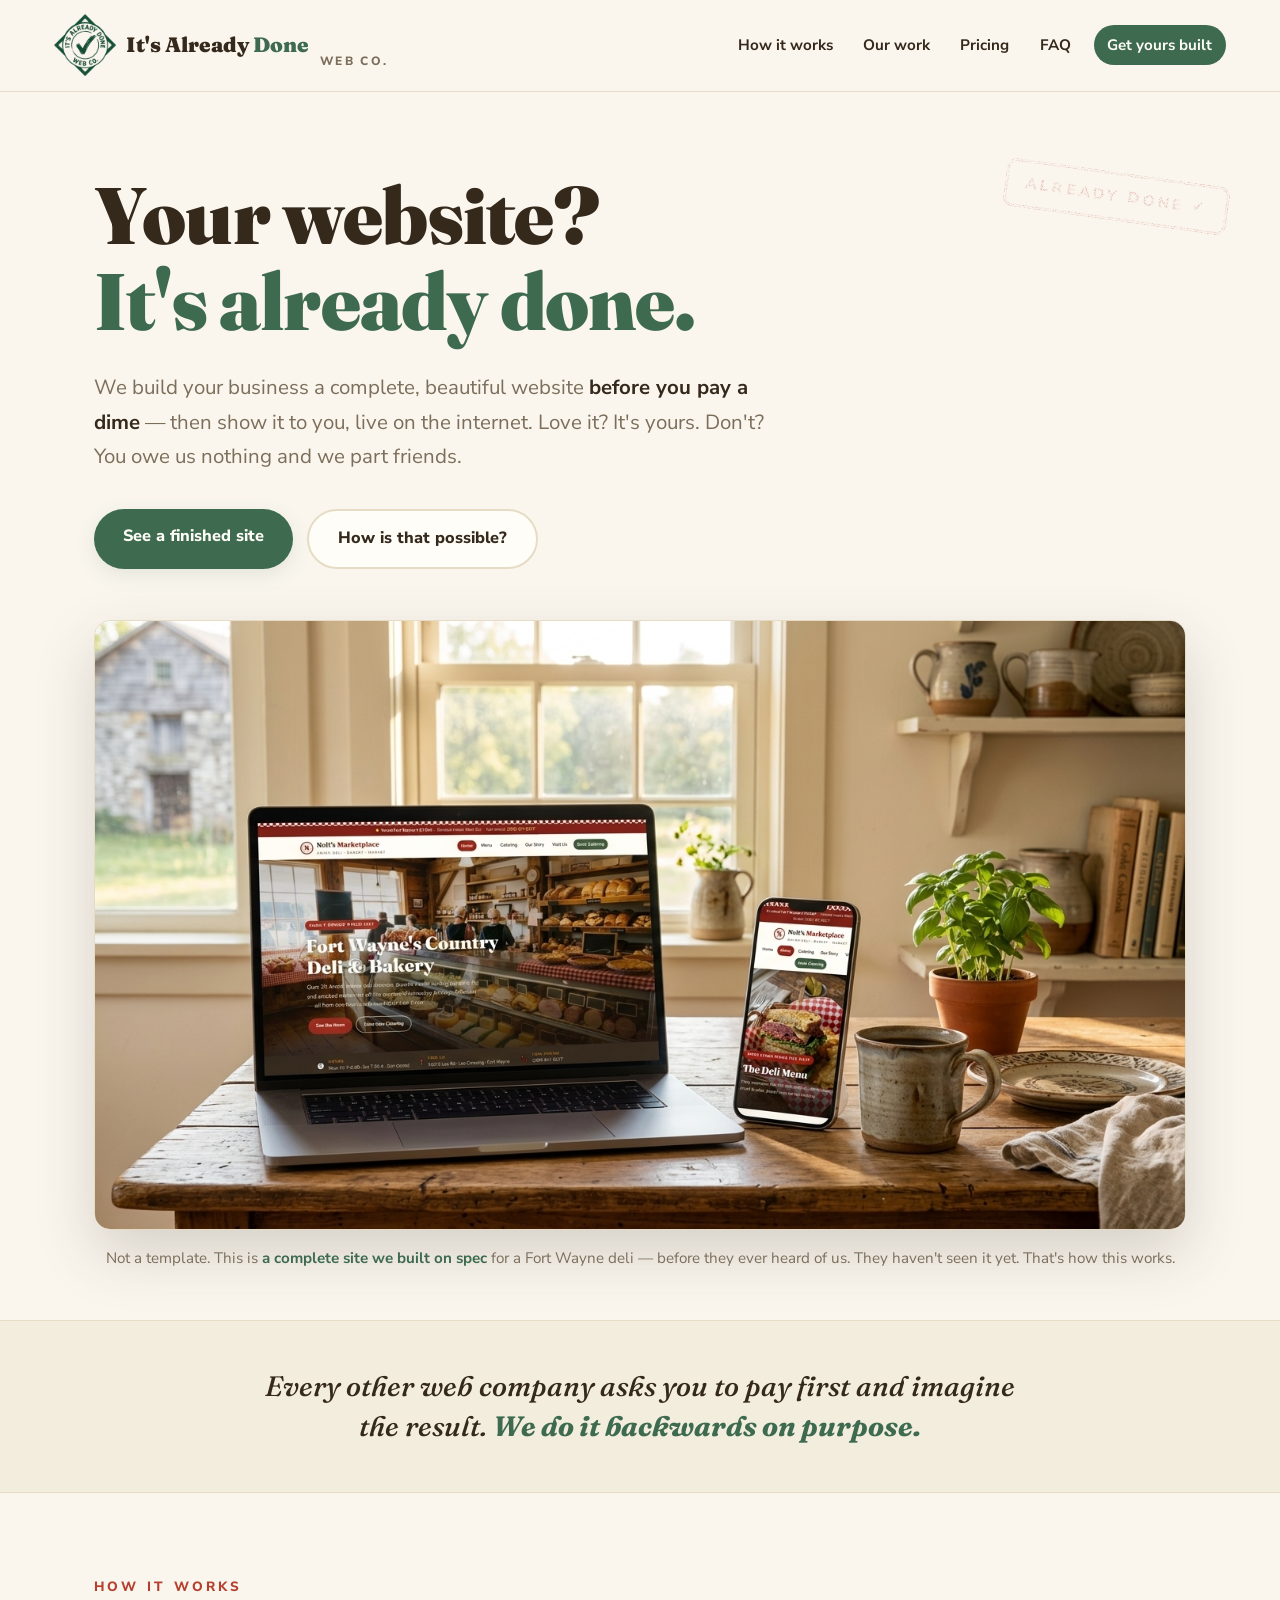
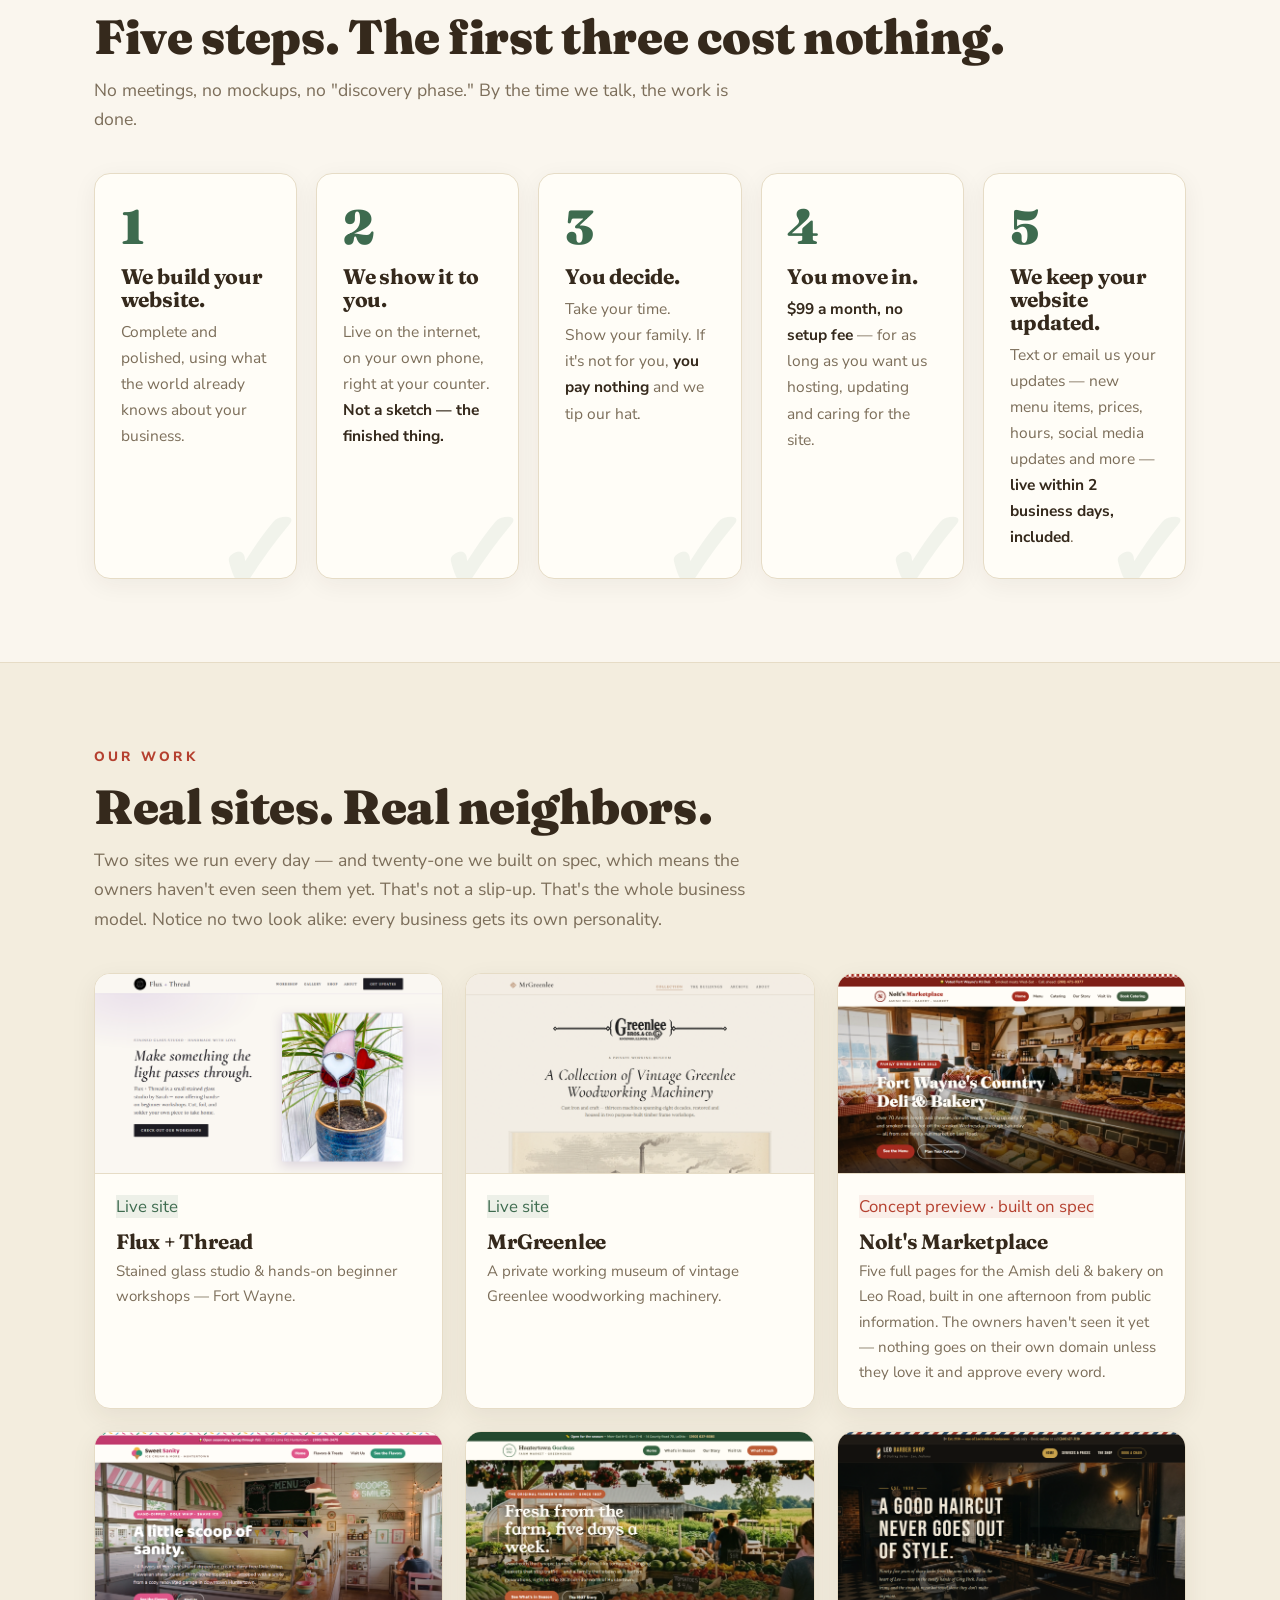
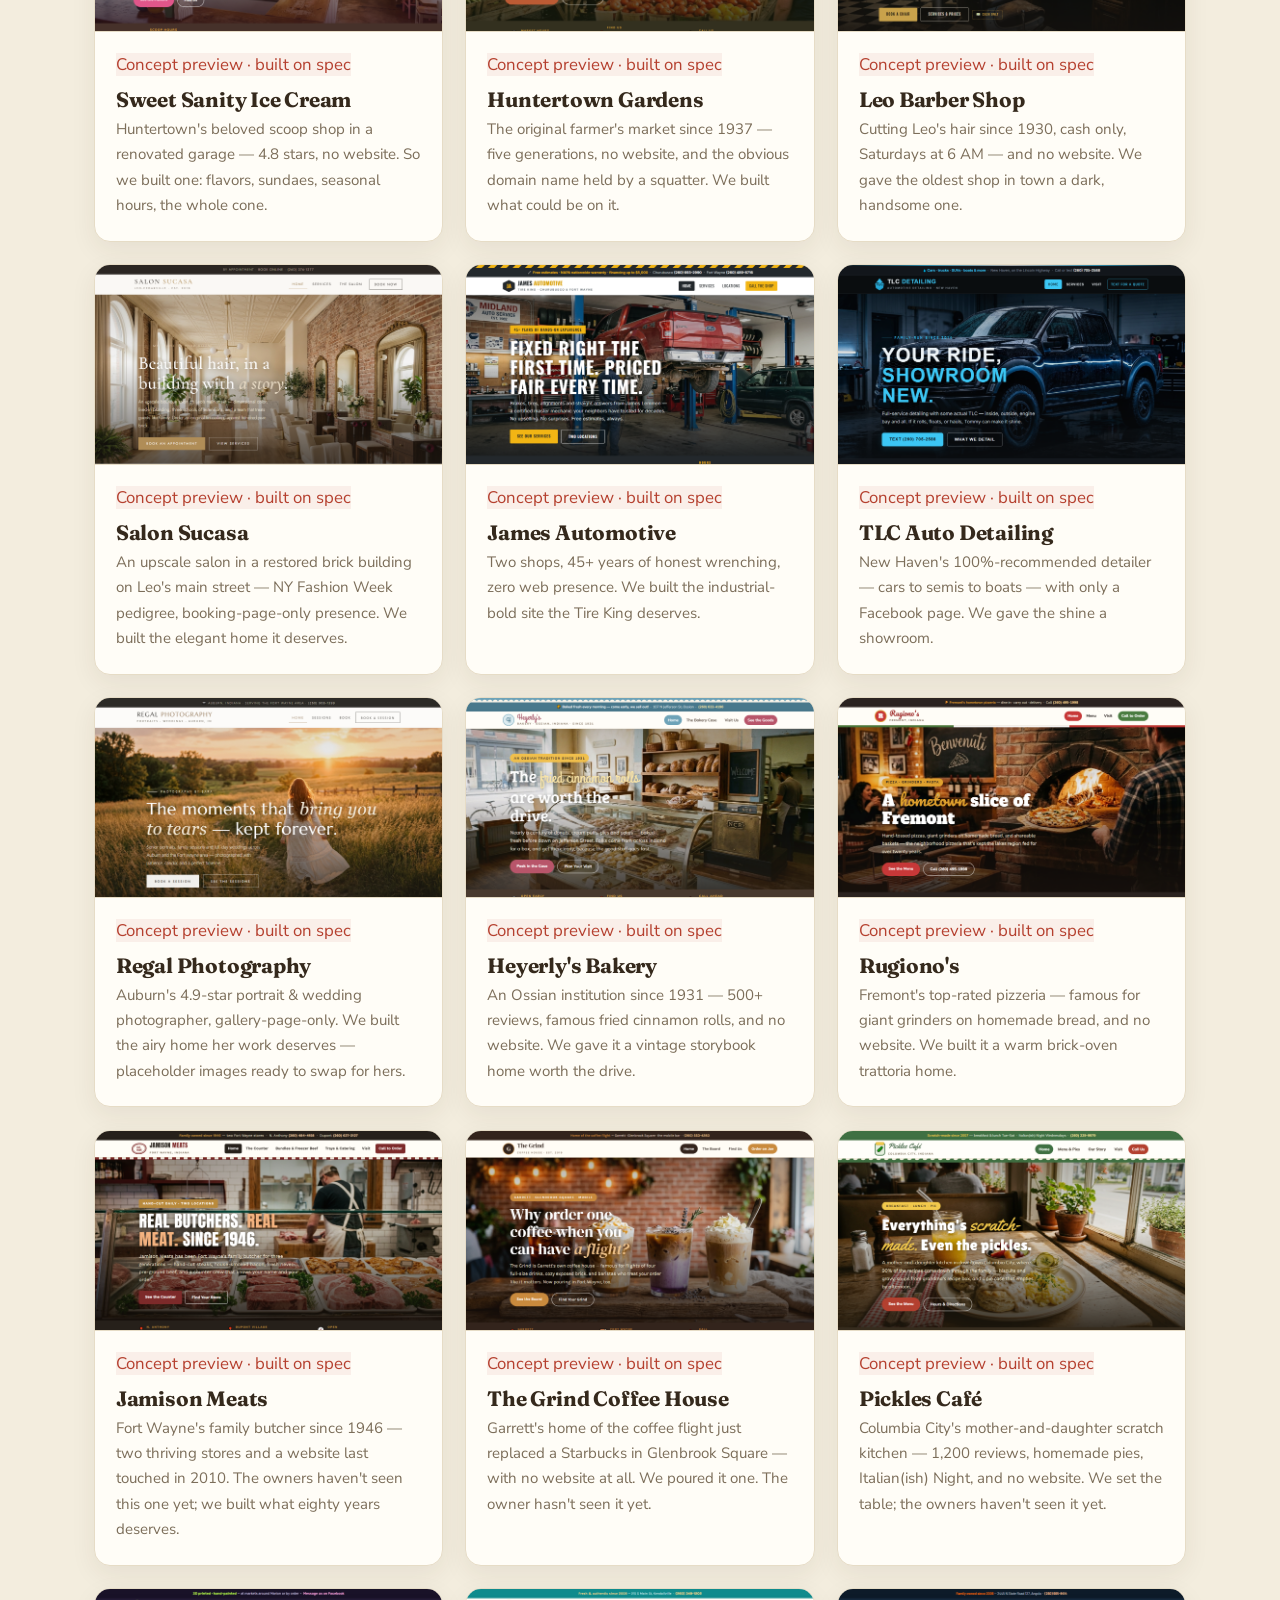
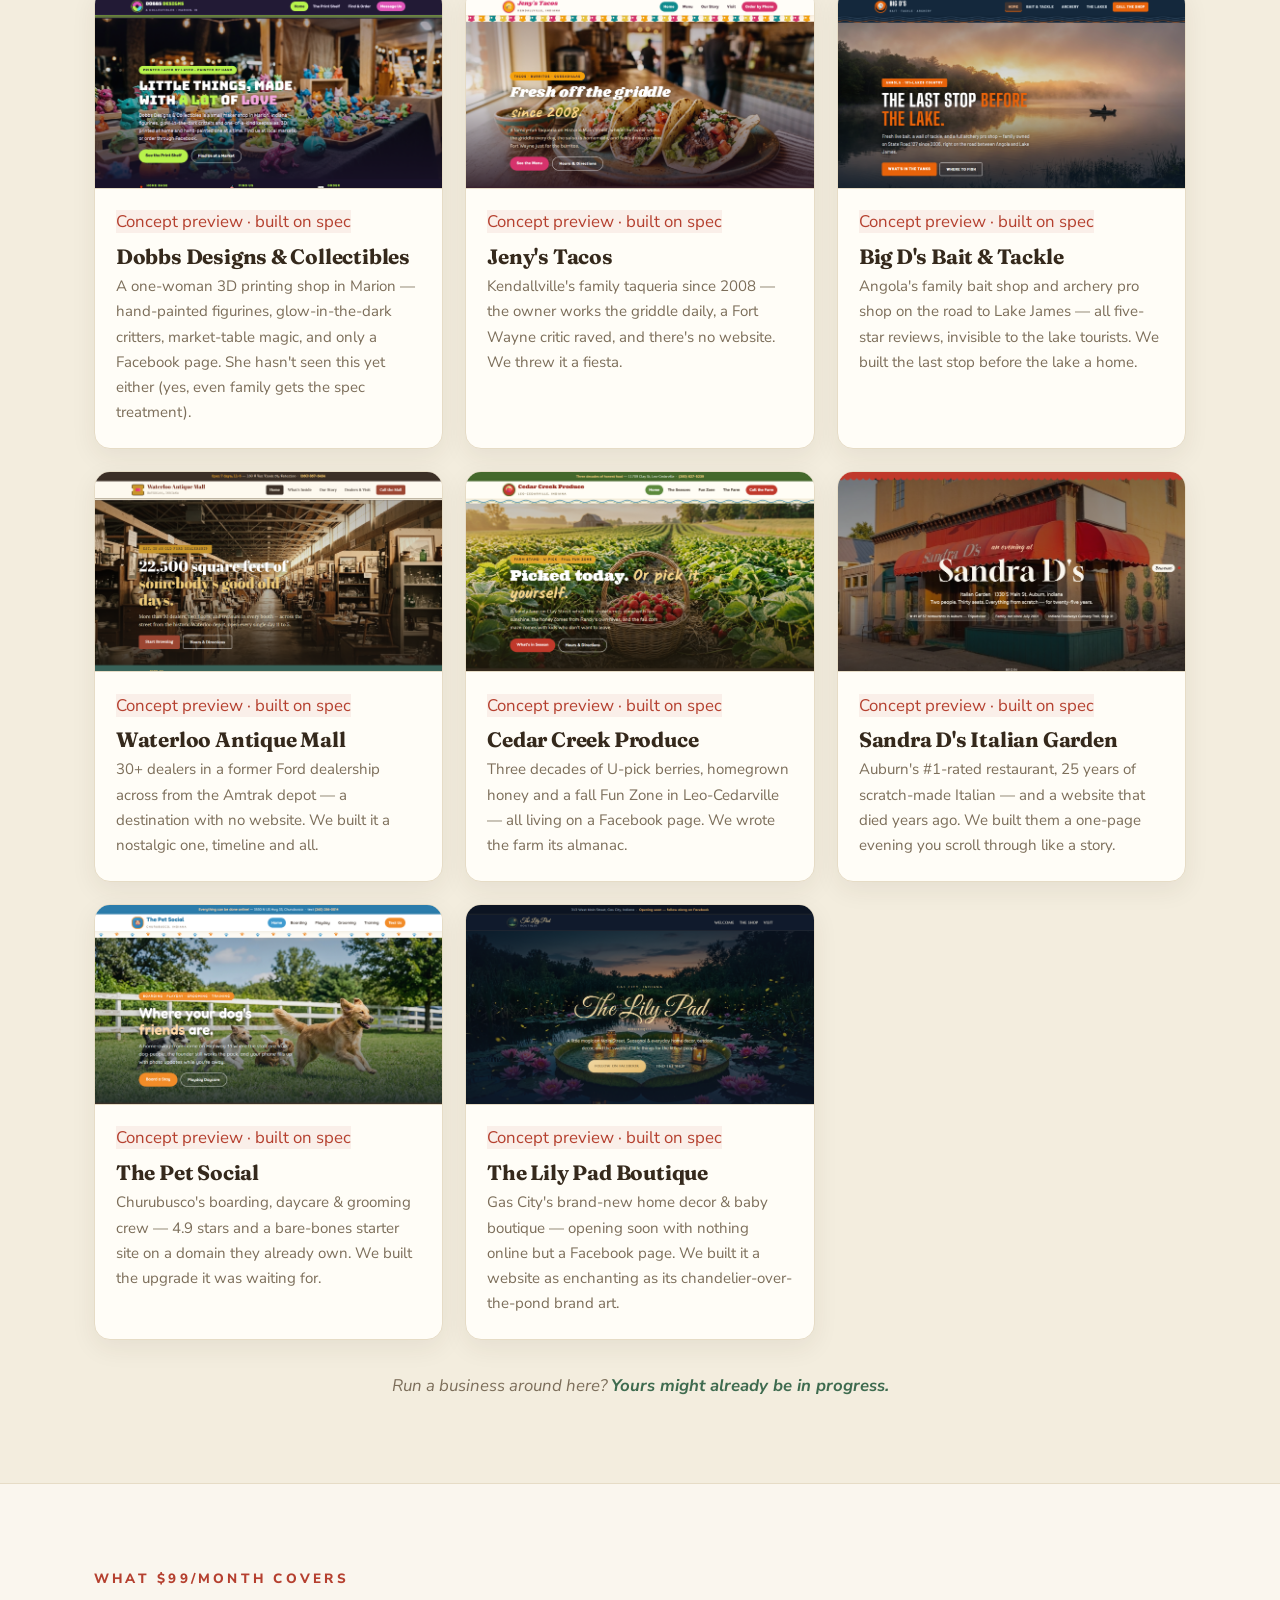
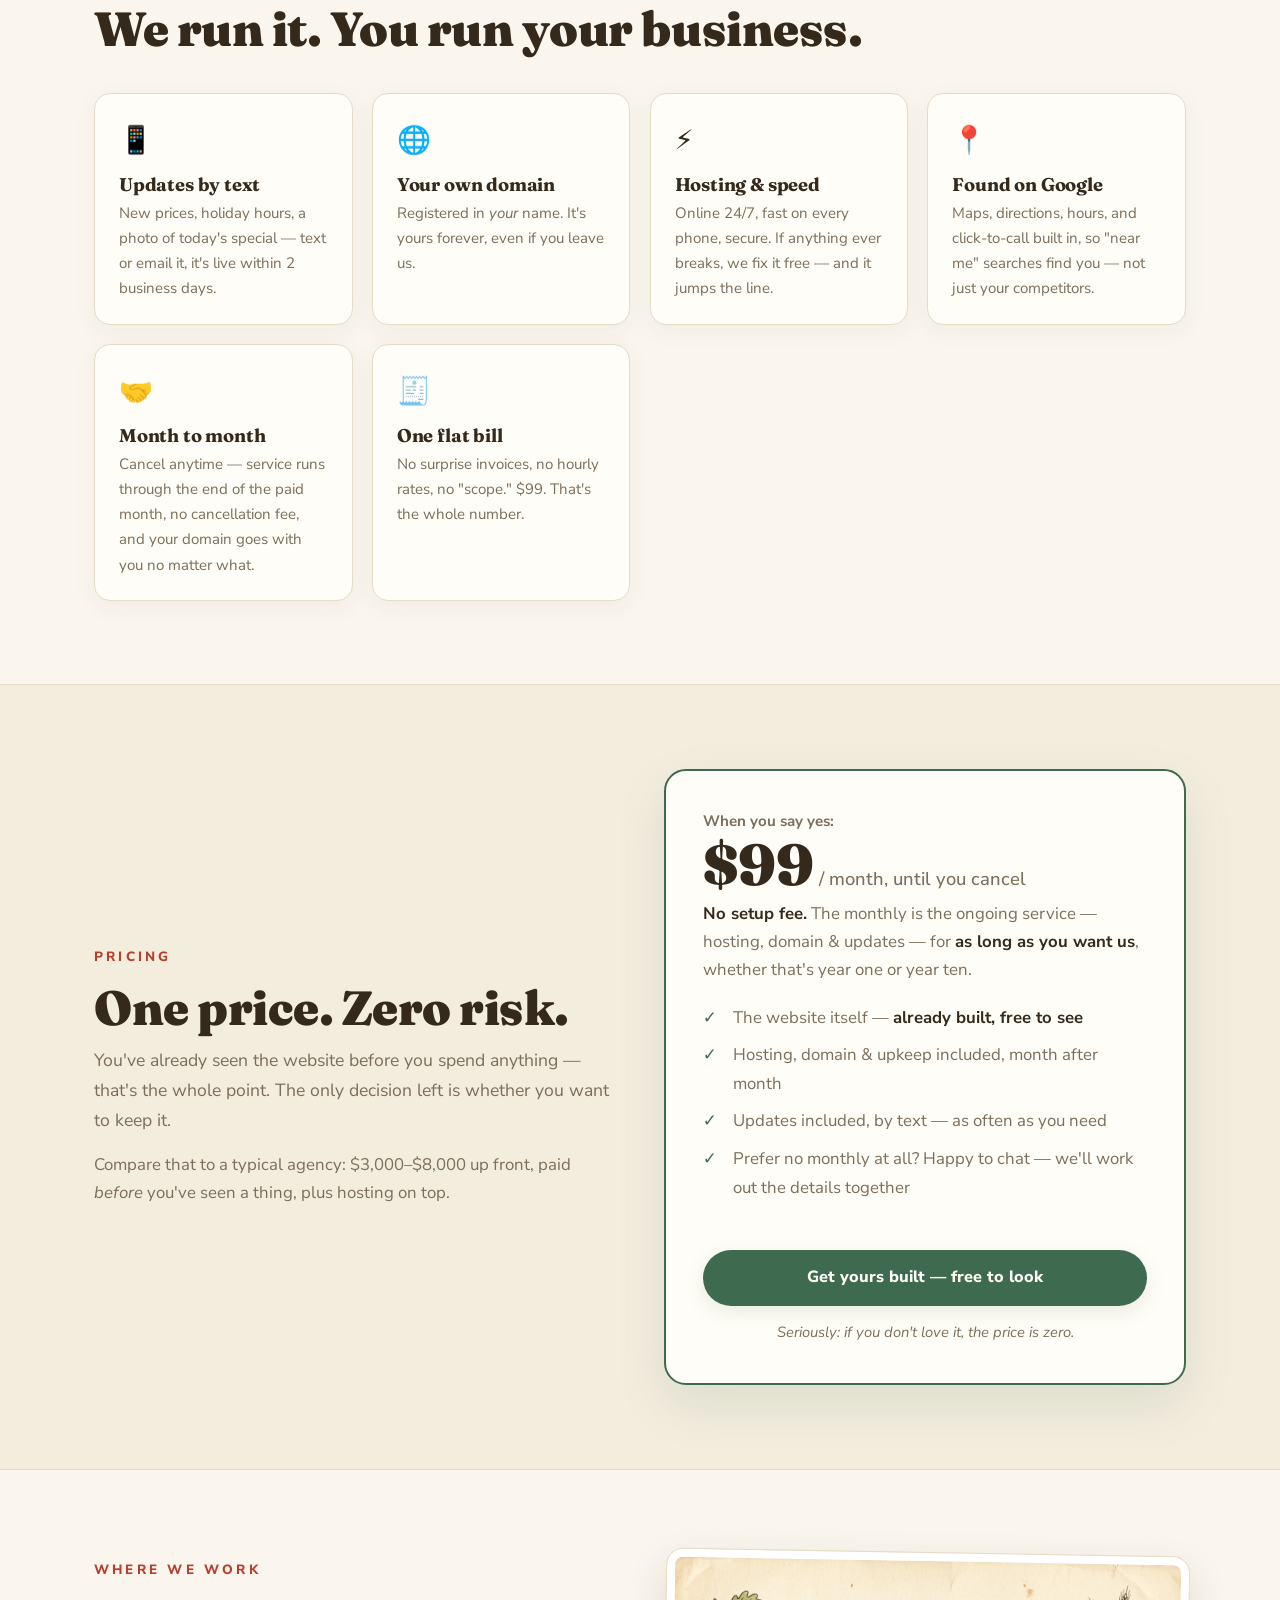
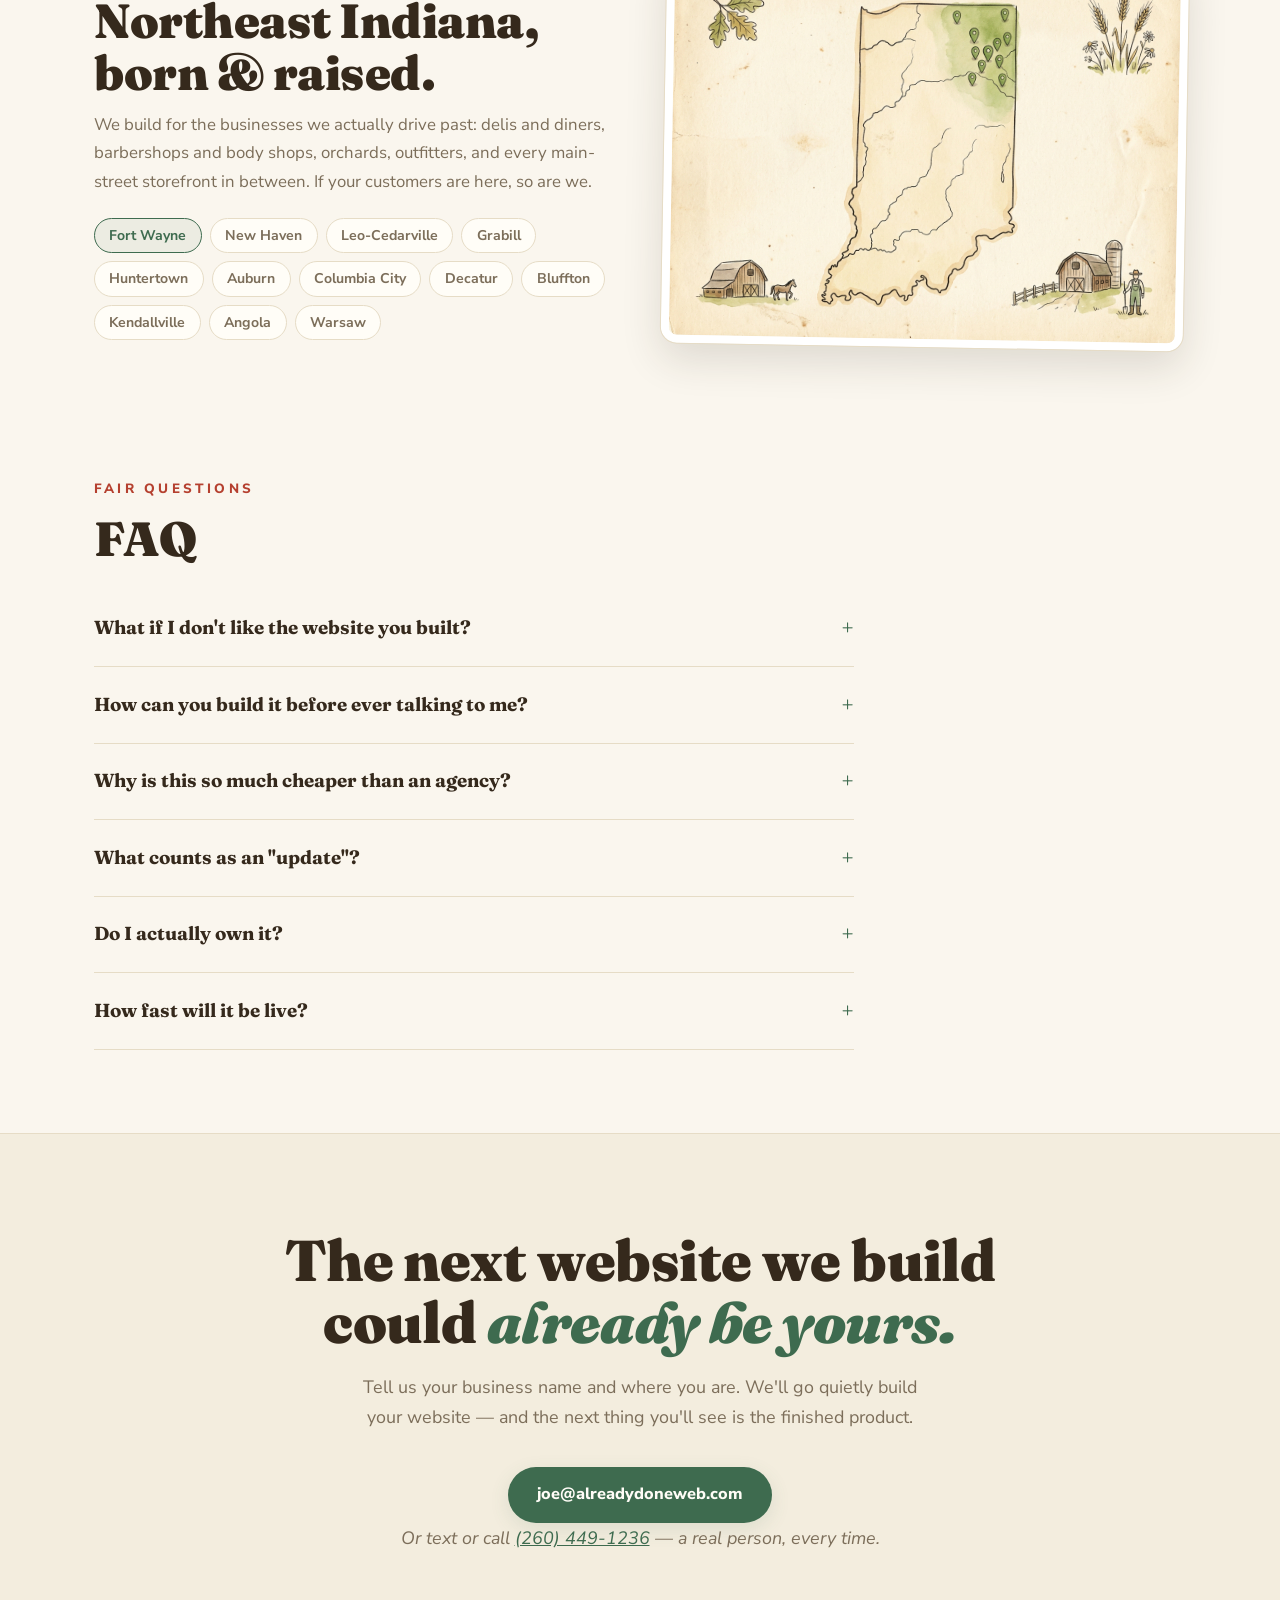
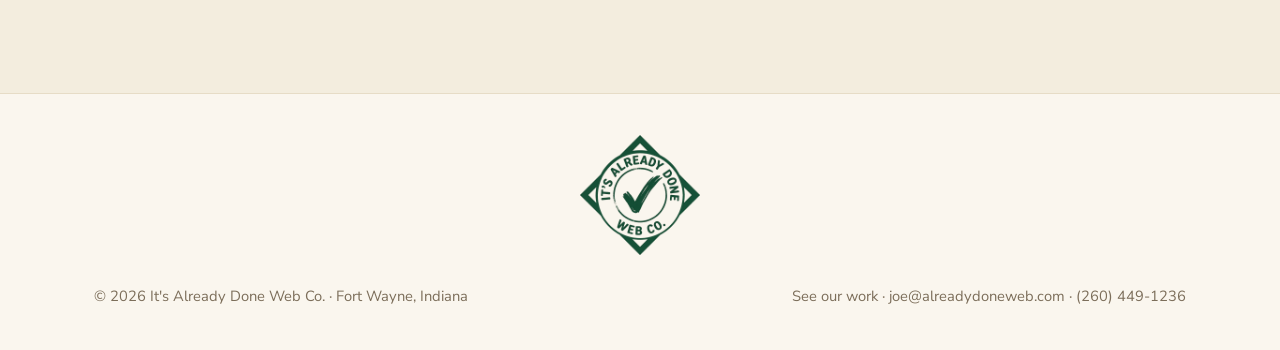
<file: index.html>
<!DOCTYPE html>
<html lang="en">
<head>
<meta charset="UTF-8">
<meta name="viewport" content="width=device-width, initial-scale=1.0">
<title>It's Already Done Web Co. — Websites for Northeast Indiana, Built Before You Buy</title>
<meta name="description" content="We build your business's website before you pay a dime, show it to you live, and you only buy it if you love it. $99/month, no setup fee. Serving Fort Wayne and northeast Indiana.">
<link rel="icon" type="image/png" href="assets/favicon-t.png">
<link rel="stylesheet" href="css/style.css">
</head>
<body>

<header class="site">
  <div class="nav-row">
    <a class="brand" href="#top">
      <img class="logo" src="assets/logo-nav-t.png" alt="It's Already Done Web Co. logo — a green stamp badge with a checkmark">
      <span class="word">It's Already <em>Done</em></span>
      <span class="co">Web&nbsp;Co.</span>
    </a>
    <nav class="main">
      <a href="#how">How it works</a>
      <a href="#work">Our work</a>
      <a href="#pricing">Pricing</a>
      <a href="#faq">FAQ</a>
      <a class="cta" href="mailto:joe@alreadydoneweb.com?subject=Build%20my%20website%20first">Get yours built</a>
    </nav>
  </div>
</header>

<section class="hero" id="top">
  <div class="stamp">Already&nbsp;Done&nbsp;✓</div>
  <div class="wrap">
    <h1>Your website?<br><span class="done">It's already done.</span></h1>
    <p class="lede">We build your business a complete, beautiful website <strong>before you pay a dime</strong> — then show it to you, live on the internet. Love it? It's yours. Don't? You owe us nothing and we part friends.</p>
    <div class="btns">
      <a class="btn btn-green" href="#work">See a finished site</a>
      <a class="btn btn-ghost" href="#how">How is that possible?</a>
    </div>
    <div class="mockup">
      <img src="assets/hero-mockup-warm.png" alt="Laptop and phone displaying the Nolt's Marketplace website we built">
      <p class="cap">Not a template. This is <a href="https://flylow3d.github.io/nolts-marketplace/" target="_blank" rel="noopener">a complete site we built on spec</a> for a Fort Wayne deli — before they ever heard of us. They haven't seen it yet. That's how this works.</p>
    </div>
  </div>
</section>

<div class="strip">
  <div class="wrap">
    <p>Every other web company asks you to pay first and imagine the result. <em>We do it backwards on purpose.</em></p>
  </div>
</div>

<section class="block" id="how">
  <div class="wrap">
    <p class="eyebrow">How it works</p>
    <h2>Five steps. The first three cost nothing.</h2>
    <p class="sub">No meetings, no mockups, no "discovery phase." By the time we talk, the work is done.</p>
    <div class="steps">
      <div class="step">
        <div class="num">1</div>
        <h3>We build your website.</h3>
        <p>Complete and polished, using what the world already knows about your business.</p>
        <span class="ghost">✓</span>
      </div>
      <div class="step">
        <div class="num">2</div>
        <h3>We show it to you.</h3>
        <p>Live on the internet, on your own phone, right at your counter. <strong>Not a sketch — the finished thing.</strong></p>
        <span class="ghost">✓</span>
      </div>
      <div class="step">
        <div class="num">3</div>
        <h3>You decide.</h3>
        <p>Take your time. Show your family. If it's not for you, <strong>you pay nothing</strong> and we tip our hat.</p>
        <span class="ghost">✓</span>
      </div>
      <div class="step">
        <div class="num">4</div>
        <h3>You move in.</h3>
        <p><strong>$99 a month, no setup fee</strong> — for as long as you want us hosting, updating and caring for the site.</p>
        <span class="ghost">✓</span>
      </div>
      <div class="step">
        <div class="num">5</div>
        <h3>We keep your website updated.</h3>
        <p>Text or email us your updates — new menu items, prices, hours, social media updates and more — <strong>live within 2 business days, included</strong>.</p>
        <span class="ghost">✓</span>
      </div>
    </div>
  </div>
</section>

<section class="block" id="work" style="background: var(--bg-2); border-top: 1px solid var(--line); border-bottom: 1px solid var(--line);">
  <div class="wrap">
    <p class="eyebrow">Our work</p>
    <h2>Real sites. Real neighbors.</h2>
    <p class="sub">Two sites we run every day — and twenty-one we built on spec, which means the owners haven't even seen them yet. That's not a slip-up. That's the whole business model. Notice no two look alike: every business gets its own personality.</p>
    <div class="folio-grid">
      <a class="folio" href="https://fluxandthread.com" target="_blank" rel="noopener">
        <img src="assets/shot-fluxandthread.png" alt="The Flux + Thread website: a light, elegant page for a stained glass studio">
        <div class="pad">
          <span class="tagchip live">Live site</span>
          <h3>Flux + Thread</h3>
          <p>Stained glass studio &amp; hands-on beginner workshops — Fort Wayne.</p>
        </div>
      </a>
      <a class="folio" href="https://mrgreenlee.com" target="_blank" rel="noopener">
        <img src="assets/shot-mrgreenlee.png" alt="The MrGreenlee website: a vintage-styled page for a private museum of Greenlee woodworking machinery">
        <div class="pad">
          <span class="tagchip live">Live site</span>
          <h3>MrGreenlee</h3>
          <p>A private working museum of vintage Greenlee woodworking machinery.</p>
        </div>
      </a>
      <a class="folio" href="https://flylow3d.github.io/nolts-marketplace/" target="_blank" rel="noopener">
        <img src="assets/shot-laptop.png" alt="The Nolt's Marketplace concept website: a warm country deli homepage with a red and white checkered design">
        <div class="pad">
          <span class="tagchip spec">Concept preview · built on spec</span>
          <h3>Nolt's Marketplace</h3>
          <p>Five full pages for the Amish deli &amp; bakery on Leo Road, built in one afternoon from public information. The owners haven't seen it yet — nothing goes on their own domain unless they love it and approve every word.</p>
        </div>
      </a>
      <a class="folio" href="https://flylow3d.github.io/sweet-sanity/" target="_blank" rel="noopener">
        <img src="assets/shot-sweetsanity.png" alt="The Sweet Sanity concept website: a playful pink and mint ice cream parlor homepage">
        <div class="pad">
          <span class="tagchip spec">Concept preview · built on spec</span>
          <h3>Sweet Sanity Ice Cream</h3>
          <p>Huntertown's beloved scoop shop in a renovated garage — 4.8 stars, no website. So we built one: flavors, sundaes, seasonal hours, the whole cone.</p>
        </div>
      </a>
      <a class="folio" href="https://flylow3d.github.io/huntertown-gardens/" target="_blank" rel="noopener">
        <img src="assets/shot-gardens.png" alt="The Huntertown Gardens concept website: a heritage farm market homepage with hanging baskets and produce">
        <div class="pad">
          <span class="tagchip spec">Concept preview · built on spec</span>
          <h3>Huntertown Gardens</h3>
          <p>The original farmer's market since 1937 — five generations, no website, and the obvious domain name held by a squatter. We built what could be on it.</p>
        </div>
      </a>
      <a class="folio" href="https://flylow3d.github.io/leo-barber-shop/" target="_blank" rel="noopener">
        <img src="assets/shot-barbershop.png" alt="The Leo Barber Shop concept website: a dark vintage barbershop homepage with gold lettering">
        <div class="pad">
          <span class="tagchip spec">Concept preview · built on spec</span>
          <h3>Leo Barber Shop</h3>
          <p>Cutting Leo's hair since 1930, cash only, Saturdays at 6 AM — and no website. We gave the oldest shop in town a dark, handsome one.</p>
        </div>
      </a>
      <a class="folio" href="https://flylow3d.github.io/salon-sucasa/" target="_blank" rel="noopener">
        <img src="assets/shot-sucasa.png" alt="The Salon Sucasa concept website: an elegant ivory salon homepage with brass accents">
        <div class="pad">
          <span class="tagchip spec">Concept preview · built on spec</span>
          <h3>Salon Sucasa</h3>
          <p>An upscale salon in a restored brick building on Leo's main street — NY Fashion Week pedigree, booking-page-only presence. We built the elegant home it deserves.</p>
        </div>
      </a>
      <a class="folio" href="https://flylow3d.github.io/james-automotive/" target="_blank" rel="noopener">
        <img src="assets/shot-jamesauto.png" alt="The James Automotive concept website: an industrial bold homepage with a truck on the lift">
        <div class="pad">
          <span class="tagchip spec">Concept preview · built on spec</span>
          <h3>James Automotive</h3>
          <p>Two shops, 45+ years of honest wrenching, zero web presence. We built the industrial-bold site the Tire King deserves.</p>
        </div>
      </a>
      <a class="folio" href="https://flylow3d.github.io/tlc-auto-detailing/" target="_blank" rel="noopener">
        <img src="assets/shot-tlc.png" alt="The TLC Auto Detailing concept website: a glossy black and electric blue homepage">
        <div class="pad">
          <span class="tagchip spec">Concept preview · built on spec</span>
          <h3>TLC Auto Detailing</h3>
          <p>New Haven's 100%-recommended detailer — cars to semis to boats — with only a Facebook page. We gave the shine a showroom.</p>
        </div>
      </a>
      <a class="folio" href="https://flylow3d.github.io/regal-photography/" target="_blank" rel="noopener">
        <img src="assets/shot-regal.png" alt="The Regal Photography concept website: an airy golden-hour gallery homepage">
        <div class="pad">
          <span class="tagchip spec">Concept preview · built on spec</span>
          <h3>Regal Photography</h3>
          <p>Auburn's 4.9-star portrait &amp; wedding photographer, gallery-page-only. We built the airy home her work deserves — placeholder images ready to swap for hers.</p>
        </div>
      </a>
      <a class="folio" href="https://flylow3d.github.io/heyerly-bakery/" target="_blank" rel="noopener">
        <img src="assets/shot-heyerly.png" alt="The Heyerly's Bakery concept website: a vintage storybook bakery homepage in cream and powder blue">
        <div class="pad">
          <span class="tagchip spec">Concept preview · built on spec</span>
          <h3>Heyerly's Bakery</h3>
          <p>An Ossian institution since 1931 — 500+ reviews, famous fried cinnamon rolls, and no website. We gave it a vintage storybook home worth the drive.</p>
        </div>
      </a>
      <a class="folio" href="https://flylow3d.github.io/rugionos/" target="_blank" rel="noopener">
        <img src="assets/shot-rugionos.png" alt="The Rugiono's concept website: a warm brick-oven pizzeria homepage in tomato red and basil green">
        <div class="pad">
          <span class="tagchip spec">Concept preview · built on spec</span>
          <h3>Rugiono's</h3>
          <p>Fremont's top-rated pizzeria — famous for giant grinders on homemade bread, and no website. We built it a warm brick-oven trattoria home.</p>
        </div>
      </a>
      <a class="folio" href="https://flylow3d.github.io/jamison-meats/" target="_blank" rel="noopener">
        <img src="assets/shot-jamison.png" alt="The Jamison Meats concept website: a classic butcher-counter homepage in oxblood red and butcher-paper kraft">
        <div class="pad">
          <span class="tagchip spec">Concept preview · built on spec</span>
          <h3>Jamison Meats</h3>
          <p>Fort Wayne's family butcher since 1946 — two thriving stores and a website last touched in 2010. The owners haven't seen this one yet; we built what eighty years deserves.</p>
        </div>
      </a>
      <a class="folio" href="https://flylow3d.github.io/grind-coffee-house/" target="_blank" rel="noopener">
        <img src="assets/shot-grind.png" alt="The Grind Coffee House concept website: a cozy espresso-and-cream homepage with a coffee flight hero">
        <div class="pad">
          <span class="tagchip spec">Concept preview · built on spec</span>
          <h3>The Grind Coffee House</h3>
          <p>Garrett's home of the coffee flight just replaced a Starbucks in Glenbrook Square — with no website at all. We poured it one. The owner hasn't seen it yet.</p>
        </div>
      </a>
      <a class="folio" href="https://flylow3d.github.io/pickles-cafe/" target="_blank" rel="noopener">
        <img src="assets/shot-pickles.png" alt="The Pickles Café concept website: a sunny pickle-green and butter-yellow diner homepage">
        <div class="pad">
          <span class="tagchip spec">Concept preview · built on spec</span>
          <h3>Pickles Café</h3>
          <p>Columbia City's mother-and-daughter scratch kitchen — 1,200 reviews, homemade pies, Italian(ish) Night, and no website. We set the table; the owners haven't seen it yet.</p>
        </div>
      </a>
      <a class="folio" href="https://flylow3d.github.io/dobbs-designs/" target="_blank" rel="noopener">
        <img src="assets/shot-dobbs.png" alt="The Dobbs Designs &amp; Collectibles concept website: a glowing dark maker-studio homepage full of colorful 3D printed figurines">
        <div class="pad">
          <span class="tagchip spec">Concept preview · built on spec</span>
          <h3>Dobbs Designs &amp; Collectibles</h3>
          <p>A one-woman 3D printing shop in Marion — hand-painted figurines, glow-in-the-dark critters, market-table magic, and only a Facebook page. She hasn't seen this yet either (yes, even family gets the spec treatment).</p>
        </div>
      </a>
      <a class="folio" href="https://flylow3d.github.io/jenys-tacos/" target="_blank" rel="noopener">
        <img src="assets/shot-jenys-tacos.png" alt="The Jeny's Tacos concept website: a vibrant fiesta homepage with papel picado banners and fresh tacos">
        <div class="pad">
          <span class="tagchip spec">Concept preview · built on spec</span>
          <h3>Jeny's Tacos</h3>
          <p>Kendallville's family taqueria since 2008 — the owner works the griddle daily, a Fort Wayne critic raved, and there's no website. We threw it a fiesta.</p>
        </div>
      </a>
      <a class="folio" href="https://flylow3d.github.io/big-ds-bait-and-tackle/" target="_blank" rel="noopener">
        <img src="assets/shot-big-ds-bait-and-tackle.png" alt="The Big D's Bait &amp; Tackle concept website: a rugged navy and blaze-orange lakeside outfitter homepage">
        <div class="pad">
          <span class="tagchip spec">Concept preview · built on spec</span>
          <h3>Big D's Bait &amp; Tackle</h3>
          <p>Angola's family bait shop and archery pro shop on the road to Lake James — all five-star reviews, invisible to the lake tourists. We built the last stop before the lake a home.</p>
        </div>
      </a>
      <a class="folio" href="https://flylow3d.github.io/waterloo-antique-mall/" target="_blank" rel="noopener">
        <img src="assets/shot-waterloo-antique-mall.png" alt="The Waterloo Antique Mall concept website: a nostalgic sepia Americana homepage with sunlit antique aisles">
        <div class="pad">
          <span class="tagchip spec">Concept preview · built on spec</span>
          <h3>Waterloo Antique Mall</h3>
          <p>30+ dealers in a former Ford dealership across from the Amtrak depot — a destination with no website. We built it a nostalgic one, timeline and all.</p>
        </div>
      </a>
      <!-- Addictions BodyArt card hidden 2026-07-26 per Joe — restore by uncommenting
      <a class="folio" href="https://flylow3d.github.io/addictions-bodyart/" target="_blank" rel="noopener">
        <img src="assets/shot-addictions-bodyart.png" alt="The Addictions BodyArt concept website: a moody flash-art tattoo studio homepage in cream, black and flash red">
        <div class="pad">
          <span class="tagchip spec">Concept preview · built on spec</span>
          <h3>Addictions BodyArt</h3>
          <p>Bluffton's tattoo &amp; piercing studio — 14 years, 371 reviews, portfolios trapped in Facebook albums. We inked it a flash-art home of its own.</p>
        </div>
      </a>
      -->

      <a class="folio" href="https://flylow3d.github.io/cedar-creek-produce/" target="_blank" rel="noopener">
        <img src="assets/shot-cedar-creek-produce.png" alt="The Cedar Creek Produce concept website: a sunny orchard almanac homepage with a basket of strawberries in a U-pick field">
        <div class="pad">
          <span class="tagchip spec">Concept preview · built on spec</span>
          <h3>Cedar Creek Produce</h3>
          <p>Three decades of U-pick berries, homegrown honey and a fall Fun Zone in Leo-Cedarville — all living on a Facebook page. We wrote the farm its almanac.</p>
        </div>
      </a>
      <a class="folio" href="https://flylow3d.github.io/sandra-ds-italian-garden/" target="_blank" rel="noopener">
        <img src="assets/shot-sandra-ds.png" alt="The Sandra D's Italian Garden concept website: a scroll-story homepage over the restaurant's red scalloped awning at golden hour">
        <div class="pad">
          <span class="tagchip spec">Concept preview · built on spec</span>
          <h3>Sandra D's Italian Garden</h3>
          <p>Auburn's #1-rated restaurant, 25 years of scratch-made Italian — and a website that died years ago. We built them a one-page evening you scroll through like a story.</p>
        </div>
      </a>
      <a class="folio" href="https://flylow3d.github.io/the-pet-social/" target="_blank" rel="noopener">
        <img src="assets/shot-the-pet-social.png" alt="The Pet Social concept website: a bright, friendly rounded homepage with dogs playing on a sunny yard">
        <div class="pad">
          <span class="tagchip spec">Concept preview · built on spec</span>
          <h3>The Pet Social</h3>
          <p>Churubusco's boarding, daycare &amp; grooming crew — 4.9 stars and a bare-bones starter site on a domain they already own. We built the upgrade it was waiting for.</p>
        </div>
      </a>
      <a class="folio" href="https://flylow3d.github.io/lily-pad-boutique/" target="_blank" rel="noopener">
        <img src="assets/shot-the-lily-pad-boutique.png" alt="The Lily Pad Boutique concept website: a golden script title glowing over an enchanted lily pond at dusk">
        <div class="pad">
          <span class="tagchip spec">Concept preview · built on spec</span>
          <h3>The Lily Pad Boutique</h3>
          <p>Gas City's brand-new home decor &amp; baby boutique — opening soon with nothing online but a Facebook page. We built it a website as enchanting as its chandelier-over-the-pond brand art.</p>
        </div>
      </a>
    </div>
    <p class="folio-note">Run a business around here? <strong>Yours might already be in progress.</strong></p>
  </div>
</section>

<section class="block">
  <div class="wrap">
    <p class="eyebrow">What $99/month covers</p>
    <h2>We run it. You run your business.</h2>
    <div class="inc-grid" style="margin-top: 2.4rem">
      <div class="inc"><span class="ico">📱</span><h3>Updates by text</h3><p>New prices, holiday hours, a photo of today's special — text or email it, it's live within 2 business days.</p></div>
      <div class="inc"><span class="ico">🌐</span><h3>Your own domain</h3><p>Registered in <em>your</em> name. It's yours forever, even if you leave us.</p></div>
      <div class="inc"><span class="ico">⚡</span><h3>Hosting &amp; speed</h3><p>Online 24/7, fast on every phone, secure. If anything ever breaks, we fix it free — and it jumps the line.</p></div>
      <div class="inc"><span class="ico">📍</span><h3>Found on Google</h3><p>Maps, directions, hours, and click-to-call built in, so "near me" searches find you — not just your competitors.</p></div>
      <div class="inc"><span class="ico">🤝</span><h3>Month to month</h3><p>Cancel anytime — service runs through the end of the paid month, no cancellation fee, and your domain goes with you no matter what.</p></div>
      <div class="inc"><span class="ico">🧾</span><h3>One flat bill</h3><p>No surprise invoices, no hourly rates, no "scope." $99. That's the whole number.</p></div>
    </div>
  </div>
</section>

<section class="block" id="pricing" style="background: var(--bg-2); border-top: 1px solid var(--line); border-bottom: 1px solid var(--line);">
  <div class="wrap">
    <div class="price-wrap">
      <div>
        <p class="eyebrow">Pricing</p>
        <h2>One price. Zero risk.</h2>
        <p class="sub" style="margin-bottom: 1rem">You've already seen the website before you spend anything — that's the whole point. The only decision left is whether you want to keep it.</p>
        <p style="color: var(--muted)">Compare that to a typical agency: $3,000–$8,000 up front, paid <em>before</em> you've seen a thing, plus hosting on top.</p>
      </div>
      <div>
        <div class="price-card">
          <p class="label">When you say yes:</p>
          <p class="amount">$99<small> / month, until you cancel</small></p>
          <p class="setup"><strong>No setup fee.</strong> The monthly is the ongoing service — hosting, domain &amp; updates — for <strong>as long as you want us</strong>, whether that's year one or year ten.</p>
          <ul class="ticks">
            <li>The website itself — <strong>already built, free to see</strong></li>
            <li>Hosting, domain &amp; upkeep included, month after month</li>
            <li>Updates included, by text — as often as you need</li>
            <li>Prefer no monthly at all? Happy to chat — we'll work out the details together</li>
          </ul>
          <a class="btn btn-green" href="mailto:joe@alreadydoneweb.com?subject=Build%20my%20website%20first">Get yours built — free to look</a>
          <p class="price-note">Seriously: if you don't love it, the price is zero.</p>
        </div>
      </div>
    </div>
  </div>
</section>

<section class="block">
  <div class="wrap">
    <div class="local">
      <div>
        <p class="eyebrow">Where we work</p>
        <h2>Northeast Indiana, born &amp; raised.</h2>
        <p style="color: var(--muted); margin-top: 0.6rem">We build for the businesses we actually drive past: delis and diners, barbershops and body shops, orchards, outfitters, and every main-street storefront in between. If your customers are here, so are we.</p>
        <div class="towns">
          <span class="hot">Fort Wayne</span><span>New Haven</span><span>Leo-Cedarville</span><span>Grabill</span><span>Huntertown</span><span>Auburn</span><span>Columbia City</span><span>Decatur</span><span>Bluffton</span><span>Kendallville</span><span>Angola</span><span>Warsaw</span>
        </div>
      </div>
      <img src="assets/map-warm.png" alt="Map of Indiana with northeast Indiana highlighted and glowing pins around Fort Wayne">
    </div>
  </div>
</section>

<section class="block" id="faq" style="padding-top: 3rem">
  <div class="wrap">
    <p class="eyebrow">Fair questions</p>
    <h2>FAQ</h2>
    <div class="faq" style="margin-top: 1.6rem">
      <details>
        <summary>What if I don't like the website you built?</summary>
        <p>Then you pay <strong>nothing</strong>. Not a kill fee, not a "small deposit" — zero. We take it down and wish you well. Building it first is our risk, on purpose. It's how we'd want to be sold to.</p>
      </details>
      <details>
        <summary>How can you build it before ever talking to me?</summary>
        <p>Your business already has a public story — your reviews, your listings, what your customers rave about. We start there. After you say yes, we sit down with you and correct every price, photo, and detail before it goes on your own domain.</p>
      </details>
      <details>
        <summary>Why is this so much cheaper than an agency?</summary>
        <p>We're local, we're small, and we've built modern tools that do the heavy lifting — so an afternoon of our work looks like a month of theirs. The savings are real and they're yours.</p>
      </details>
      <details>
        <summary>What counts as an "update"?</summary>
        <p>Price changes, menu items, hours, photos, announcements — the everyday stuff, whenever you need it. <strong>Full redesigns and major new features</strong> (like online ordering) aren't part of monthly maintenance — those get a friendly quote first. Fixing anything broken is always free.</p>
      </details>
      <details>
        <summary>Do I actually own it?</summary>
        <p><strong>The parts that matter are yours from day one:</strong> your domain is registered in your name, and your content — words, photos, prices — always belongs to you. The $99/month is simply the service: hosting, upkeep, and text-us-anything updates, for as long as you want them. After <strong>six months of service</strong>, the website itself is yours too — leave any time after that and we hand you the complete site files within 14 days, free, to host anywhere. Want the files before six months? We'll work out a fair one-time buyout. Either way, your domain and your content never stay behind.</p>
      </details>
      <details>
        <summary>How fast will it be live?</summary>
        <p>You've already seen it live. After you say yes, it's on your own domain, with your corrected prices, within about 48 hours.</p>
      </details>
    </div>
  </div>
</section>

<section class="finale">
  <div class="wrap">
    <h2>The next website we build<br>could <em>already be yours.</em></h2>
    <p>Tell us your business name and where you are. We'll go quietly build your website — and the next thing you'll see is the finished product.</p>
    <a class="btn btn-green" href="mailto:joe@alreadydoneweb.com?subject=Build%20my%20website%20first&body=Business%20name%3A%0ATown%3A%0AAnything%20you%20want%20us%20to%20know%3A">joe@alreadydoneweb.com</a>
    <p class="price-note">Or text or call <a href="tel:+12604491236">(260) 449-1236</a> — a real person, every time.</p>
  </div>
</section>

<footer class="site">
  <div class="wrap">
    <img class="footer-mark" src="assets/logo-diamond-t.png" alt="It's Already Done Web Co. — diamond trademark with checkmark">
    <div class="row">
      <span>© 2026 It's Already Done Web Co. · Fort Wayne, Indiana</span>
      <span><a href="#work">See our work</a> · <a href="mailto:joe@alreadydoneweb.com">joe@alreadydoneweb.com</a> · <a href="tel:+12604491236">(260) 449-1236</a></span>
    </div>
  </div>
</footer>

<script>
  // Privacy-friendly analytics (GoatCounter) - no cookies, records host+path only
  window.goatcounter = { path: function(p) { return location.host + p; } };
</script>
<script data-goatcounter="https://flylow3d.goatcounter.com/count" async src="//gc.zgo.at/count.js"></script>
</body>
</html>
</file>
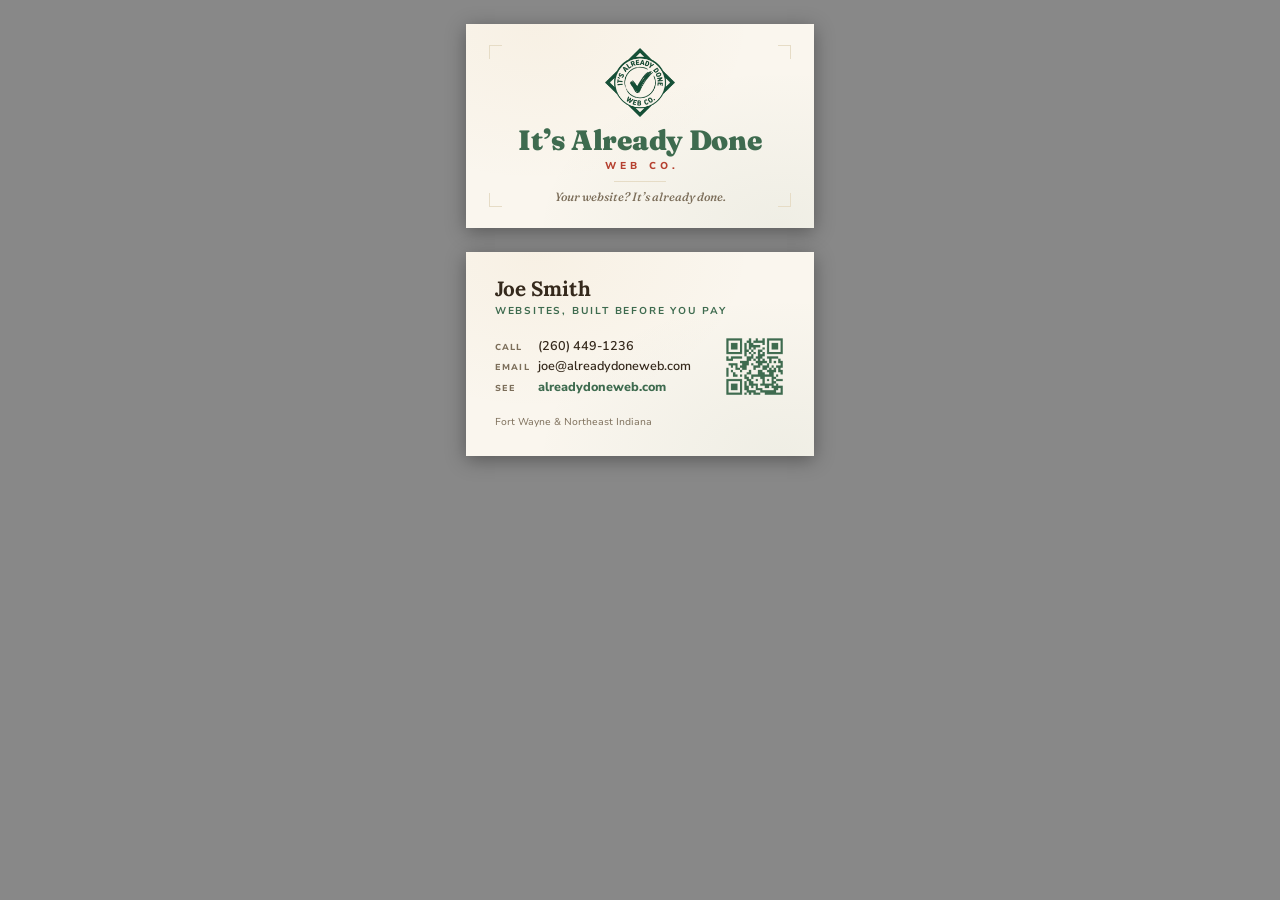
<file: print/business-card.html>
<!DOCTYPE html>
<html lang="en">
<head>
<meta charset="utf-8">
<title>It's Already Done Web Co. — business card (print)</title>
<style>
@import url('https://fonts.googleapis.com/css2?family=Fraunces:ital,opsz,wght@0,9..144,500;0,9..144,600;0,9..144,700;0,9..144,900;1,9..144,500;1,9..144,700&family=Lora:wght@700&family=Nunito+Sans:ital,wght@0,400;0,600;0,700;0,800&display=swap');

/* US standard card: trim 3.5in x 2in, 1/16in bleed each side -> 3.625 x 2.125 */
@page { size: 3.625in 2.125in; margin: 0; }

:root {
  --bg: #faf6ee;
  --bg-2: #f3edde;
  --panel: #fffdf7;
  --line: #e6dcc6;
  --text: #35291c;
  --muted: #7c6e5a;
  --green: #3e6b4f;
  --stamp-red: #b5402f;
  --honey: #c98a2d;
}

* { margin: 0; padding: 0; box-sizing: border-box; }
body { background: #888; }

.card {
  width: 3.625in; height: 2.125in;
  position: relative; overflow: hidden;
  background: var(--bg);
  color: var(--text);
  font-family: 'Nunito Sans', sans-serif;
  page-break-after: always;
}
/* safe zone: keep content 3/16in from bleed edge */

@media screen {
  body { display: flex; flex-direction: column; align-items: center; gap: 24px; padding: 24px; }
  .card { box-shadow: 0 4px 18px rgba(0,0,0,.35); }
}
@media print {
  body { background: none; display: block; padding: 0; }
  .card { box-shadow: none; }
}

/* ---------- shared paper grain ---------- */
.card::before {
  content: ""; position: absolute; inset: 0;
  background:
    radial-gradient(ellipse at 20% 0%, rgba(201,138,45,.05), transparent 55%),
    radial-gradient(ellipse at 90% 100%, rgba(62,107,79,.06), transparent 55%);
  pointer-events: none;
}

/* ---------- FRONT ---------- */
.front { display: flex; align-items: center; justify-content: center; }
.front .inner { text-align: center; position: relative; }
.front img.mark { width: 0.72in; height: auto; display: block; margin: 0 auto 0.09in; }
.front .wordmark {
  font-family: 'Fraunces', serif; font-weight: 900;
  font-size: 21pt; line-height: 1; letter-spacing: -0.01em;
  color: var(--green);
}
.front .webco {
  font-family: 'Nunito Sans', sans-serif; font-weight: 800;
  font-size: 7.5pt; letter-spacing: 0.42em; text-indent: 0.42em;
  color: var(--stamp-red); text-transform: uppercase;
  margin-top: 0.055in;
}
.front .rule {
  width: 0.55in; height: 1px; background: var(--line);
  margin: 0.075in auto;
}
.front .tag {
  font-family: 'Fraunces', serif; font-style: italic; font-weight: 500;
  font-size: 9pt; color: var(--muted);
}

/* corner ticks, like a stamp/plate registration */
.tick { position: absolute; width: 0.14in; height: 0.14in; border-color: var(--line); border-style: solid; border-width: 0; }
.tick.tl { top: 0.22in; left: 0.24in; border-top-width: 1.5px; border-left-width: 1.5px; }
.tick.tr { top: 0.22in; right: 0.24in; border-top-width: 1.5px; border-right-width: 1.5px; }
.tick.bl { bottom: 0.22in; left: 0.24in; border-bottom-width: 1.5px; border-left-width: 1.5px; }
.tick.br { bottom: 0.22in; right: 0.24in; border-bottom-width: 1.5px; border-right-width: 1.5px; }

/* ---------- BACK ---------- */
.back { }
.back .inner {
  position: absolute; inset: 0.28in 0.30in;
  display: flex; flex-direction: column; justify-content: space-between;
}
.back .name {
  font-family: 'Lora', serif; font-weight: 700;
  font-size: 15.5pt; color: var(--text); line-height: 1;
}
.back .role {
  font-size: 7.5pt; font-weight: 700; letter-spacing: 0.18em;
  text-transform: uppercase; color: var(--green); margin-top: 0.05in;
}
.back .contact { font-size: 9.5pt; font-weight: 600; line-height: 1.62; max-width: 2.35in; }
.back .contact .label {
  display: inline-block; width: 0.42in;
  font-size: 6.5pt; font-weight: 800; letter-spacing: 0.14em;
  text-transform: uppercase; color: var(--muted);
}
.back .contact .web { color: var(--green); font-weight: 800; }
.back .place { font-size: 7.5pt; color: var(--muted); }

/* QR code to the site — same row as the contact lines, stretched to their height */
.row-mid { display: flex; justify-content: space-between; align-items: center; }
/* height matches the 3-line contact block: 3 x 9.5pt x 1.62 line-height */
.qr { width: 0.641in; height: 0.641in; }

</style>
</head>
<body>

<!-- FRONT -->
<div class="card front">
  <span class="tick tl"></span><span class="tick tr"></span>
  <span class="tick bl"></span><span class="tick br"></span>
  <div class="inner">
    <img class="mark" src="../assets/logo-diamond-t.png" alt="">
    <div class="wordmark">It&rsquo;s Already Done</div>
    <div class="webco">Web Co.</div>
    <div class="rule"></div>
    <div class="tag">Your website? It&rsquo;s already done.</div>
  </div>
</div>

<!-- BACK -->
<div class="card back">
  <div class="inner">
    <div>
      <div class="name">Joe Smith</div>
      <div class="role">Websites, built before you pay</div>
    </div>
    <div class="row-mid">
      <div class="contact">
        <div><span class="label">Call</span> (260) 449-1236</div>
        <div><span class="label">Email</span> joe@alreadydoneweb.com</div>
        <div><span class="label">See</span> <span class="web">alreadydoneweb.com</span></div>
      </div>
      <img class="qr" src="qr-alreadydoneweb.png" alt="">
    </div>
    <div class="place">Fort Wayne &amp; Northeast Indiana</div>
  </div></div>

</body>
</html>
</file>
<file: css/style.css>
/* ============================================================
   It's Already Done Web Co — warm, welcoming, handshake-first
   Cream paper canvas · walnut ink · sign-painter green accent
   · red rubber-stamp motif ("PAID"-stamp energy, not tech glow)
   ============================================================ */

@import url('https://fonts.googleapis.com/css2?family=Fraunces:ital,opsz,wght@0,9..144,500;0,9..144,600;0,9..144,700;0,9..144,900;1,9..144,500&family=Nunito+Sans:ital,wght@0,400;0,600;0,700;0,800;1,400&display=swap');

:root {
  --bg: #faf6ee;
  --bg-2: #f3edde;
  --panel: #fffdf7;
  --line: #e6dcc6;
  --text: #35291c;
  --muted: #7c6e5a;
  --green: #3e6b4f;
  --green-dim: #6f9a80;
  --green-glow: rgba(62, 107, 79, 0.12);
  --stamp-red: #b5402f;
  --honey: #c98a2d;
  --radius: 16px;
}

* { margin: 0; padding: 0; box-sizing: border-box; }
html { scroll-behavior: smooth; }

body {
  overflow-x: hidden;
  background: var(--bg);
  color: var(--text);
  font-family: 'Nunito Sans', system-ui, sans-serif;
  font-size: 1.05rem;
  line-height: 1.68;
  -webkit-font-smoothing: antialiased;
}

img { max-width: 100%; display: block; }
::selection { background: var(--green); color: #fffdf7; }

h1, h2, h3 { font-family: 'Fraunces', Georgia, serif; line-height: 1.08; letter-spacing: -0.01em; }

.wrap { max-width: 1140px; margin: 0 auto; padding: 0 1.5rem; }

a { color: var(--green); }

/* ---------- nav ---------- */
header.site {
  position: sticky; top: 0; z-index: 50;
  background: rgba(250, 246, 238, 0.92);
  backdrop-filter: blur(10px);
  border-bottom: 1px solid var(--line);
}
.nav-row {
  display: flex; align-items: center; justify-content: space-between;
  gap: 1rem; padding: 0.9rem 1.5rem; max-width: 1220px; margin: 0 auto; flex-wrap: wrap;
}
.brand { text-decoration: none; display: flex; align-items: center; gap: 0.65rem; }
.brand .logo { width: 62px; height: 62px; flex-shrink: 0; }
.brand .co { align-self: flex-end; padding-bottom: 0.3rem; }
.brand .word {
  font-family: 'Fraunces', serif;
  font-weight: 900; font-size: 1.3rem; color: var(--text);
}
.brand .word em { font-style: normal; color: var(--green); }
.brand .co { font-size: 0.75rem; color: var(--muted); letter-spacing: 0.2em; text-transform: uppercase; font-weight: 800; }
nav.main { display: flex; gap: 0.2rem; align-items: center; flex-wrap: wrap; }
nav.main a {
  color: var(--text); text-decoration: none; font-weight: 700; font-size: 0.95rem;
  padding: 0.45rem 0.85rem; border-radius: 999px; transition: color 0.15s, background 0.15s;
}
nav.main a:hover { background: var(--bg-2); color: var(--green); }
nav.main a.cta {
  background: var(--green); color: #fffdf7; margin-left: 0.4rem;
}
nav.main a.cta:hover { background: #2f5540; color: #fff; }

/* ---------- buttons ---------- */
.btn {
  display: inline-block; text-decoration: none; font-weight: 800;
  font-family: 'Nunito Sans', sans-serif; font-size: 1.02rem;
  padding: 0.9rem 1.8rem; border-radius: 999px;
  transition: transform 0.12s, box-shadow 0.15s, background 0.15s;
}
.btn:hover { transform: translateY(-2px); box-shadow: 0 10px 26px rgba(53, 41, 28, 0.14); }
.btn-green { background: var(--green); color: #fffdf7; box-shadow: 0 6px 20px var(--green-glow); }
.btn-green:hover { background: #2f5540; }
.btn-ghost { border: 2px solid var(--line); color: var(--text); background: var(--panel); }
.btn-ghost:hover { border-color: var(--green-dim); color: var(--green); }

/* ---------- hero ---------- */
.hero { padding: 5rem 0 3rem; position: relative; overflow: hidden; }
.kicker {
  display: inline-flex; align-items: center; gap: 0.55rem;
  background: var(--panel); border: 1px solid var(--line); border-radius: 999px;
  color: var(--muted); font-size: 0.88rem; font-weight: 700;
  padding: 0.38rem 1rem; margin-bottom: 1.6rem;
}
.kicker .dot { width: 9px; height: 9px; border-radius: 50%; background: var(--green); flex-shrink: 0; }
.hero h1 {
  font-size: clamp(2.7rem, 7vw, 5rem);
  font-weight: 900; max-width: 17ch;
}
.hero h1 .done { color: var(--green); }
@media (min-width: 760px) { .hero h1 .done { white-space: nowrap; } }
.hero p.lede {
  color: var(--muted); font-size: clamp(1.08rem, 1.8vw, 1.28rem);
  max-width: 56ch; margin: 1.6rem 0 2.2rem;
}
.hero p.lede strong { color: var(--text); }
.hero .btns { display: flex; gap: 0.9rem; flex-wrap: wrap; }

/* rubber stamp — red ink on paper */
.stamp {
  position: absolute; right: 4%; top: 5rem;
  transform: rotate(8deg);
  border: 3.5px double var(--stamp-red); border-radius: 10px;
  color: var(--stamp-red); font-family: 'Nunito Sans', sans-serif;
  font-weight: 800; font-size: 0.95rem; letter-spacing: 0.22em; text-transform: uppercase;
  padding: 0.55rem 1.1rem; opacity: 0.75;
  mask-image: url("data:image/svg+xml,%3Csvg xmlns='http://www.w3.org/2000/svg' width='120' height='120'%3E%3Cfilter id='n'%3E%3CfeTurbulence baseFrequency='0.7'/%3E%3C/filter%3E%3Crect width='120' height='120' filter='url(%23n)' opacity='0.9'/%3E%3C/svg%3E");
  mask-size: 120px;
}
@media (max-width: 900px) { .stamp { display: none; } }

.mockup { margin-top: 3.2rem; position: relative; }
.mockup img {
  border-radius: var(--radius);
  border: 1px solid var(--line);
  box-shadow: 0 24px 60px rgba(53, 41, 28, 0.18);
}
.mockup .cap {
  margin-top: 1rem; color: var(--muted); font-size: 0.95rem; text-align: center;
}
.mockup .cap a { color: var(--green); font-weight: 700; text-decoration: none; }
.mockup .cap a:hover { text-decoration: underline; }

/* ---------- manifesto strip ---------- */
.strip {
  border-top: 1px solid var(--line); border-bottom: 1px solid var(--line);
  background: var(--bg-2);
  padding: 2.8rem 0;
}
.strip p {
  font-family: 'Fraunces', serif; font-style: italic;
  font-size: clamp(1.3rem, 2.7vw, 1.75rem); font-weight: 500;
  max-width: 44ch; margin: 0 auto; text-align: center; line-height: 1.45;
}
.strip p em { color: var(--green); font-style: italic; font-weight: 700; }

/* ---------- sections ---------- */
section.block { padding: 5.2rem 0; }
.eyebrow {
  color: var(--stamp-red); font-weight: 800; font-size: 0.84rem;
  letter-spacing: 0.24em; text-transform: uppercase; margin-bottom: 0.8rem;
}
.block h2 { font-size: clamp(2rem, 4.4vw, 3rem); font-weight: 900; margin-bottom: 0.8rem; }
.block .sub { color: var(--muted); max-width: 60ch; font-size: 1.1rem; margin-bottom: 2.4rem; }

/* steps */
.steps { display: grid; grid-template-columns: repeat(auto-fit, minmax(190px, 1fr)); gap: 1.2rem; }
.step {
  background: var(--panel); border: 1px solid var(--line); border-radius: var(--radius);
  padding: 1.8rem 1.6rem 1.7rem; position: relative; overflow: hidden;
  box-shadow: 0 6px 24px rgba(53, 41, 28, 0.06);
  transition: border-color 0.2s, transform 0.2s, box-shadow 0.2s;
}
.step:hover { border-color: var(--green-dim); transform: translateY(-4px); box-shadow: 0 14px 34px rgba(53, 41, 28, 0.12); }
.step .num {
  font-family: 'Fraunces', serif; font-weight: 900;
  font-size: 3rem; line-height: 1; color: var(--green);
  margin-bottom: 0.9rem;
}
.step h3 { font-size: 1.32rem; font-weight: 700; margin-bottom: 0.5rem; }
.step p { color: var(--muted); font-size: 0.97rem; }
.step p strong { color: var(--text); }
.step .ghost {
  position: absolute; right: -10px; bottom: -30px;
  font-family: 'Fraunces', serif; font-weight: 900; font-size: 7rem;
  color: rgba(62, 107, 79, 0.07); line-height: 1; pointer-events: none;
}

/* case study */
.case { display: grid; grid-template-columns: 1.15fr 1fr; gap: 3rem; align-items: center; }
@media (max-width: 880px) { .case { grid-template-columns: 1fr; } }
.case-img {
  border-radius: var(--radius); overflow: hidden;
  border: 8px solid #fff; outline: 1px solid var(--line);
  box-shadow: 0 20px 50px rgba(53, 41, 28, 0.16);
  transform: rotate(-1.2deg);
}
.case h3 { font-size: 1.9rem; font-weight: 900; margin-bottom: 0.7rem; }
.case .tagchip {
  display: inline-block; background: rgba(62, 107, 79, 0.09); color: var(--green);
  border: 1px solid var(--green-dim); border-radius: 999px;
  font-size: 0.8rem; font-weight: 800; letter-spacing: 0.08em; text-transform: uppercase;
  padding: 0.25rem 0.85rem; margin-bottom: 1.1rem;
}
/* portfolio grid */
.folio-grid { display: grid; grid-template-columns: repeat(auto-fit, minmax(280px, 1fr)); gap: 1.4rem; margin-top: 2.2rem; }
.folio {
  display: flex; flex-direction: column; text-decoration: none; color: inherit;
  background: var(--panel); border: 1px solid var(--line); border-radius: var(--radius);
  overflow: hidden; box-shadow: 0 8px 26px rgba(53, 41, 28, 0.07);
  transition: transform 0.2s, box-shadow 0.2s, border-color 0.2s;
}
.folio:hover { transform: translateY(-5px); box-shadow: 0 18px 40px rgba(53, 41, 28, 0.15); border-color: var(--green-dim); }
.folio img { width: 100%; height: 200px; object-fit: cover; object-position: top; border-bottom: 1px solid var(--line); }
.folio .pad { padding: 1.2rem 1.3rem 1.4rem; }
.folio h3 { font-size: 1.3rem; font-weight: 700; margin: 0.6rem 0 0.35rem; }
.folio p { color: var(--muted); font-size: 0.94rem; }
.tagchip.live { background: rgba(62, 107, 79, 0.09); color: var(--green); border-color: var(--green-dim); }
.tagchip.spec { background: rgba(181, 64, 47, 0.07); color: var(--stamp-red); border-color: rgba(181, 64, 47, 0.4); }
.folio .tagchip { margin-bottom: 0; }
.folio-note { text-align: center; color: var(--muted); font-style: italic; margin-top: 2rem; font-size: 1.05rem; }
.folio-note strong { color: var(--green); }

ul.ticks { list-style: none; margin: 1.1rem 0 1.6rem; }
ul.ticks li { padding-left: 1.9rem; position: relative; margin-bottom: 0.6rem; color: var(--muted); }
ul.ticks li strong { color: var(--text); }
ul.ticks li::before { content: "✓"; position: absolute; left: 0; color: var(--green); font-weight: 800; }

/* included grid */
.inc-grid { display: grid; grid-template-columns: repeat(auto-fit, minmax(250px, 1fr)); gap: 1.2rem; }
.inc {
  background: var(--panel); border: 1px solid var(--line); border-radius: var(--radius);
  padding: 1.5rem 1.5rem 1.4rem;
  box-shadow: 0 6px 24px rgba(53, 41, 28, 0.05);
}
.inc .ico { font-size: 1.7rem; margin-bottom: 0.7rem; display: block; }
.inc h3 { font-size: 1.15rem; font-weight: 700; margin-bottom: 0.35rem; }
.inc p { color: var(--muted); font-size: 0.94rem; }

/* pricing */
.price-wrap { display: grid; grid-template-columns: 1fr 1fr; gap: 3rem; align-items: center; }
@media (max-width: 880px) { .price-wrap { grid-template-columns: 1fr; } }
.price-card {
  background: var(--panel);
  border: 2px solid var(--green); border-radius: 22px;
  padding: 2.4rem 2.3rem; position: relative;
  box-shadow: 0 20px 50px rgba(62, 107, 79, 0.12);
}
.price-card .label { color: var(--muted); font-weight: 700; font-size: 0.95rem; }
.price-card .amount {
  font-family: 'Fraunces', serif; font-weight: 900;
  font-size: 3.6rem; color: var(--text); line-height: 1.05;
}
.price-card .amount small { font-size: 1.15rem; color: var(--muted); font-weight: 500; font-family: 'Nunito Sans', sans-serif; }
.price-card .setup { color: var(--muted); margin: 0.3rem 0 1.2rem; }
.price-card .setup strong { color: var(--text); }
.price-card ul.ticks { margin-top: 1.2rem; }
.price-card .btn { width: 100%; text-align: center; margin-top: 1.4rem; }
.price-note { color: var(--muted); font-size: 0.92rem; margin-top: 0.9rem; text-align: center; font-style: italic; }

/* local */
.local { display: grid; grid-template-columns: 1fr 1fr; gap: 3rem; align-items: center; }
@media (max-width: 880px) { .local { grid-template-columns: 1fr; } }
.local img {
  border-radius: var(--radius);
  border: 8px solid #fff; outline: 1px solid var(--line);
  box-shadow: 0 16px 40px rgba(53, 41, 28, 0.14);
  transform: rotate(1deg);
}
.towns { display: flex; flex-wrap: wrap; gap: 0.5rem; margin-top: 1.4rem; }
.towns span {
  background: var(--panel); border: 1px solid var(--line); border-radius: 999px; color: var(--muted);
  font-size: 0.88rem; font-weight: 700; padding: 0.3rem 0.9rem;
}
.towns span.hot { border-color: var(--green); color: var(--green); background: rgba(62, 107, 79, 0.07); }

/* FAQ */
.faq { max-width: 760px; }
details { border-bottom: 1px solid var(--line); padding: 1.1rem 0; }
summary {
  cursor: pointer; font-family: 'Fraunces', serif; font-weight: 700;
  font-size: 1.18rem; list-style: none; display: flex; justify-content: space-between; align-items: center; gap: 1rem;
}
summary::-webkit-details-marker { display: none; }
summary::after { content: "+"; color: var(--green); font-size: 1.5rem; font-weight: 400; transition: transform 0.2s; flex-shrink: 0; }
details[open] summary::after { transform: rotate(45deg); }
details p { color: var(--muted); padding-top: 0.7rem; max-width: 65ch; }
details p strong { color: var(--text); }

/* final CTA */
.finale {
  text-align: center; padding: 6rem 0 6.5rem;
  background: var(--bg-2);
  border-top: 1px solid var(--line);
}
.finale h2 { font-size: clamp(2.2rem, 5.2vw, 3.6rem); font-weight: 900; max-width: 22ch; margin: 0 auto 1.1rem; }
.finale h2 em { color: var(--green); font-style: italic; }
.finale p { color: var(--muted); max-width: 52ch; margin: 0 auto 2.2rem; font-size: 1.12rem; }

/* footer */
footer.site {
  border-top: 1px solid var(--line);
  background: var(--bg);
  padding: 2.2rem 0 2.6rem; color: var(--muted); font-size: 0.92rem;
}
.footer-mark { width: min(120px, 40vw); margin: 0.4rem auto 1.8rem; }
footer.site .row { display: flex; justify-content: space-between; gap: 1rem; flex-wrap: wrap; align-items: center; }
footer.site a { color: var(--muted); text-decoration: none; }
footer.site a:hover { color: var(--green); }
</file>
